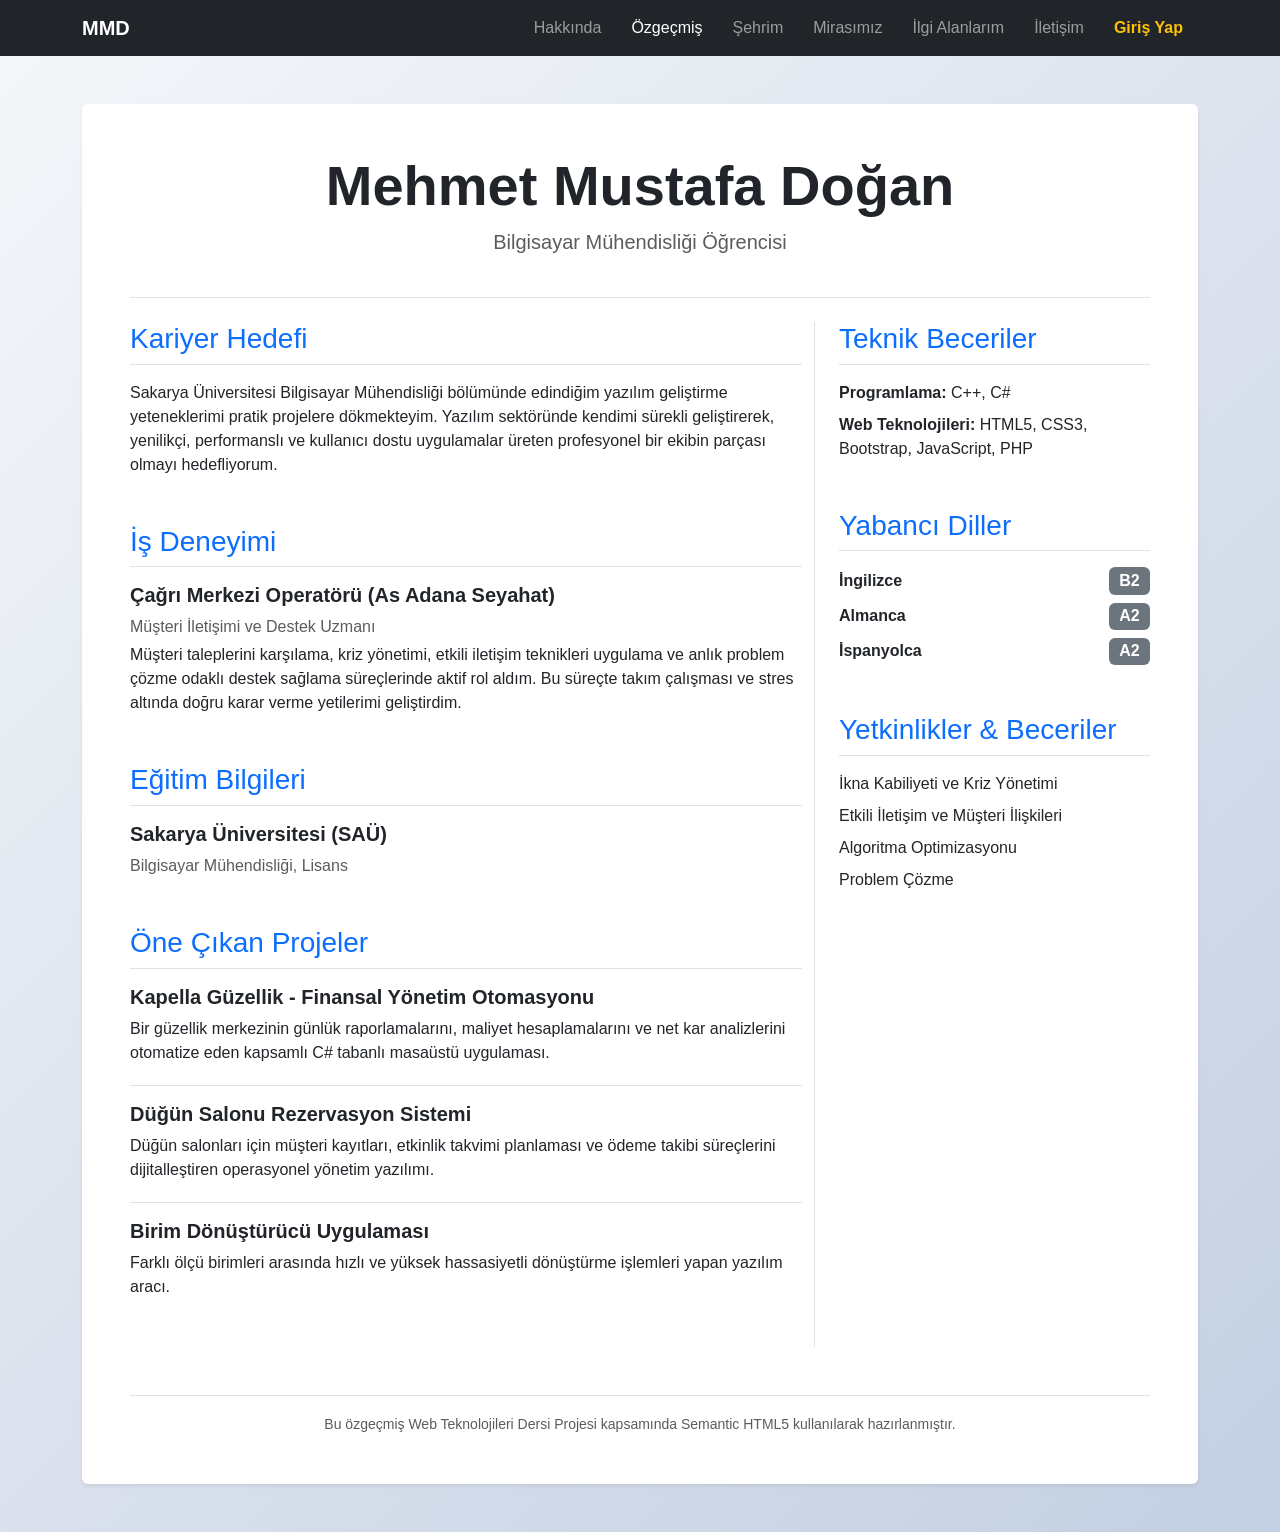
<file: cv.html>
<!DOCTYPE html>
<html lang="tr">
<head>
    <meta charset="UTF-8">
    <meta name="viewport" content="width=device-width, initial-scale=1.0">
    <title>Özgeçmiş | Mehmet Mustafa Doğan</title>
    <!-- Bootstrap CSS -->
    <link href="https://cdn.jsdelivr.net/npm/bootstrap@5.3.3/dist/css/bootstrap.min.css" rel="stylesheet">
    <link rel="stylesheet" href="style.css">
</head>
<body class="bg-light">

    <!-- Üst Menü (Navbar) -->
    <nav class="navbar navbar-expand-lg navbar-dark bg-dark">
        <div class="container">
            <a class="navbar-brand fw-bold" href="index.html">MMD</a>
            <button class="navbar-toggler" type="button" data-bs-toggle="collapse" data-bs-target="#navbarNav">
                <span class="navbar-toggler-icon"></span>
            </button>
            <div class="collapse navbar-collapse" id="navbarNav">
                <ul class="navbar-nav ms-auto">
                    <li class="nav-item"><a class="nav-link" href="index.html">Hakkında</a></li>
                    <li class="nav-item"><a class="nav-link active" href="cv.html">Özgeçmiş</a></li>
                    <li class="nav-item"><a class="nav-link" href="sehrim.html">Şehrim</a></li>
                    <li class="nav-item"><a class="nav-link" href="miras.html">Mirasımız</a></li>
                    <li class="nav-item"><a class="nav-link" href="ilgialanlari.html">İlgi Alanlarım</a></li>
                    <li class="nav-item"><a class="nav-link" href="iletisim.html">İletişim</a></li>
                    <li class="nav-item"><a class="nav-link text-warning fw-bold" href="login.html">Giriş Yap</a></li>
                </ul>
            </div>
        </div>
    </nav>

    <!-- CV Ana İçeriği (Semantik Etiketler Kullanıldı) -->
    <main class="container mt-5 mb-5">
        <div class="bg-white p-5 rounded shadow-sm">
            
            <!-- Başlık Semantiği -->
            <header class="text-center border-bottom pb-4 mb-4">
                <h1 class="display-4 fw-bold">Mehmet Mustafa Doğan</h1>
                <p class="lead text-muted">Bilgisayar Mühendisliği Öğrencisi</p>
            </header>

            <div class="row">
                <!-- Sol Kolon: Eğitim, Deneyim ve Projeler -->
                <div class="col-md-8">
                    
                    <!-- Kariyer Hedefi Bölümü -->
                    <section class="mb-5">
                        <h3 class="text-primary border-bottom pb-2">Kariyer Hedefi</h3>
                        <article class="mt-3">
                            <p>Sakarya Üniversitesi Bilgisayar Mühendisliği bölümünde edindiğim yazılım geliştirme yeteneklerimi pratik projelere dökmekteyim. Yazılım sektöründe kendimi sürekli geliştirerek, yenilikçi, performanslı ve kullanıcı dostu uygulamalar üreten profesyonel bir ekibin parçası olmayı hedefliyorum.</p>
                        </article>
                    </section>

                    <!-- İş Deneyimi Bölümü -->
                    <section class="mb-5">
                        <h3 class="text-primary border-bottom pb-2">İş Deneyimi</h3>
                        <article class="mt-3">
                            <h5 class="fw-bold">Çağrı Merkezi Operatörü (As Adana Seyahat)</h5>
                            <p class="text-muted mb-1">Müşteri İletişimi ve Destek Uzmanı</p>
                            <p class="mb-1">Müşteri taleplerini karşılama, kriz yönetimi, etkili iletişim teknikleri uygulama ve anlık problem çözme odaklı destek sağlama süreçlerinde aktif rol aldım. Bu süreçte takım çalışması ve stres altında doğru karar verme yetilerimi geliştirdim.</p>
                        </article>
                    </section>

                    <!-- Eğitim Bölümü -->
                    <section class="mb-5">
                        <h3 class="text-primary border-bottom pb-2">Eğitim Bilgileri</h3>
                        <article class="mt-3">
                            <h5 class="fw-bold">Sakarya Üniversitesi (SAÜ)</h5>
                            <p class="text-muted mb-1">Bilgisayar Mühendisliği, Lisans</p>
                        </article>
                    </section>

                    <!-- Projeler Bölümü -->
                    <section class="mb-5">
                        <h3 class="text-primary border-bottom pb-2">Öne Çıkan Projeler</h3>
                        
                        <article class="mt-3 mb-3 border-bottom pb-3">
                            <h5 class="fw-bold">Kapella Güzellik - Finansal Yönetim Otomasyonu</h5>
                            <p class="mb-1">Bir güzellik merkezinin günlük raporlamalarını, maliyet hesaplamalarını ve net kar analizlerini otomatize eden kapsamlı C# tabanlı masaüstü uygulaması.</p>
                        </article>
                        
                        <article class="mt-3 mb-3 border-bottom pb-3">
                            <h5 class="fw-bold">Düğün Salonu Rezervasyon Sistemi</h5>
                            <p class="mb-1">Düğün salonları için müşteri kayıtları, etkinlik takvimi planlaması ve ödeme takibi süreçlerini dijitalleştiren operasyonel yönetim yazılımı.</p>
                        </article>

                        <article class="mt-3 mb-3">
                            <h5 class="fw-bold">Birim Dönüştürücü Uygulaması</h5>
                            <p class="mb-1">Farklı ölçü birimleri arasında hızlı ve yüksek hassasiyetli dönüştürme işlemleri yapan yazılım aracı.</p>
                        </article>
                    </section>
                </div>

                <!-- Sağ Kolon: Yetenekler ve Diller -->
                <aside class="col-md-4 border-start ps-md-4">
                    <!-- Teknik Beceriler -->
                    <section>
                        <h3 class="text-primary border-bottom pb-2">Teknik Beceriler</h3>
                        <ul class="list-unstyled mt-3">
                            <li class="mb-2"><strong>Programlama:</strong> C++, C#</li>
                            <li class="mb-2"><strong>Web Teknolojileri:</strong> HTML5, CSS3, Bootstrap, JavaScript, PHP</li>
                        </ul>
                    </section>

                    <!-- Yabancı Diller Bölümü -->
                    <section class="mt-5">
                        <h3 class="text-primary border-bottom pb-2">Yabancı Diller</h3>
                        <ul class="list-unstyled mt-3">
                            <li class="mb-2 d-flex justify-content-between align-items-center">
                                <strong>İngilizce</strong> <span class="badge bg-secondary fs-6">B2</span>
                            </li>
                            <li class="mb-2 d-flex justify-content-between align-items-center">
                                <strong>Almanca</strong> <span class="badge bg-secondary fs-6">A2</span>
                            </li>
                            <li class="mb-2 d-flex justify-content-between align-items-center">
                                <strong>İspanyolca</strong> <span class="badge bg-secondary fs-6">A2</span>
                            </li>
                        </ul>
                    </section>

                    <!-- Yetkinlikler Bölümü -->
                    <section class="mt-5">
                        <h3 class="text-primary border-bottom pb-2">Yetkinlikler & Beceriler</h3>
                        <ul class="list-unstyled mt-3">
                            <li class="mb-2">İkna Kabiliyeti ve Kriz Yönetimi</li>
                            <li class="mb-2">Etkili İletişim ve Müşteri İlişkileri</li>
                            <li class="mb-2">Algoritma Optimizasyonu</li>
                            <li class="mb-2">Problem Çözme</li>
                        </ul>
                    </section>
                </aside>
            </div>
            
            <!-- Alt Bilgi Semantiği -->
            <footer class="text-center mt-5 pt-3 border-top text-muted">
                <small>Bu özgeçmiş Web Teknolojileri Dersi Projesi kapsamında Semantic HTML5 kullanılarak hazırlanmıştır.</small>
            </footer>

        </div>
    </main>

    <!-- Bootstrap JS -->
    <script src="https://cdn.jsdelivr.net/npm/bootstrap@5.3.3/dist/js/bootstrap.bundle.min.js"></script>
</body>
</html>
</file>
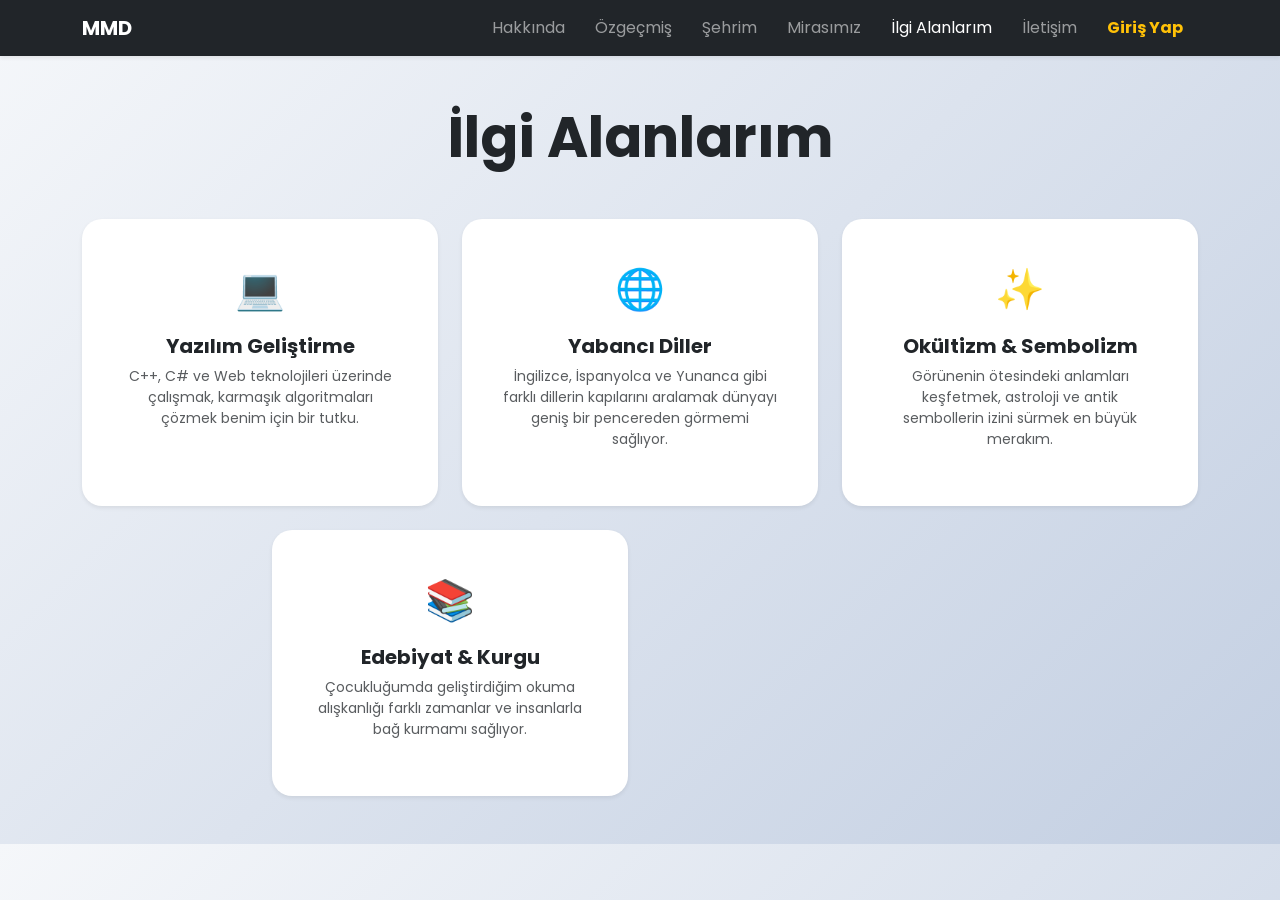
<file: ilgialanlari.html>
<!DOCTYPE html>
<html lang="tr">
<head>
    <meta charset="UTF-8">
    <meta name="viewport" content="width=device-width, initial-scale=1.0">
    <title>İlgi Alanlarım | Mehmet Mustafa Doğan</title>
    <link href="https://cdn.jsdelivr.net/npm/bootstrap@5.3.3/dist/css/bootstrap.min.css" rel="stylesheet">
    <link href="https://fonts.googleapis.com/css2?family=Poppins:wght@300;400;600&display=swap" rel="stylesheet">
    <link rel="stylesheet" href="style.css">
    <style>
        body { font-family: 'Poppins', sans-serif; background-color: #f8f9fa; }
        .interest-card { transition: all 0.3s ease; border-radius: 20px; border: none; }
        .interest-card:hover { transform: translateY(-10px); box-shadow: 0 15px 30px rgba(0,0,0,0.1) !important; }
        .mistik-section { border-top: 5px solid #212529; background: white; }
        .btn-magic { border-radius: 50px; padding: 12px 40px; transition: all 0.4s; }
        .btn-magic:hover { letter-spacing: 2px; background-color: #343a40; box-shadow: 0 5px 15px rgba(0,0,0,0.2); }
        .card-icon { font-size: 2.5rem; margin-bottom: 15px; display: block; }
    </style>
</head>
<body>

    <nav class="navbar navbar-expand-lg navbar-dark bg-dark shadow-sm">
        <div class="container">
            <a class="navbar-brand fw-bold" href="index.html">MMD</a>
            <button class="navbar-toggler" type="button" data-bs-toggle="collapse" data-bs-target="#navbarNav">
                <span class="navbar-toggler-icon"></span>
            </button>
            <div class="collapse navbar-collapse" id="navbarNav">
                <ul class="navbar-nav ms-auto">
                    <li class="nav-item"><a class="nav-link" href="index.html">Hakkında</a></li>
                    <li class="nav-item"><a class="nav-link" href="cv.html">Özgeçmiş</a></li>
                    <li class="nav-item"><a class="nav-link" href="sehrim.html">Şehrim</a></li>
                    <li class="nav-item"><a class="nav-link" href="miras.html">Mirasımız</a></li>
                    <li class="nav-item"><a class="nav-link active" href="ilgialanlari.html">İlgi Alanlarım</a></li>
                    <li class="nav-item"><a class="nav-link" href="iletisim.html">İletişim</a></li>
                    <li class="nav-item"><a class="nav-link text-warning fw-bold" href="login.html">Giriş Yap</a></li>
                </ul>
            </div>
        </div>
    </nav>

    <main class="container mt-5">
        <header class="text-center mb-5">
            <h1 class="display-4 fw-bold text-dark">İlgi Alanlarım</h1>
          
        </header>

        <div class="row g-4 mb-5 justify-content-center">
            
            <div class="col-lg-4 col-md-6">
                <div class="card h-100 shadow-sm interest-card p-4">
                    <div class="card-body text-center">
                        <span class="card-icon">💻</span>
                        <h5 class="fw-bold">Yazılım Geliştirme</h5>
                        <p class="small text-muted">C++, C# ve Web teknolojileri üzerinde çalışmak, karmaşık algoritmaları çözmek benim için bir tutku.</p>
                    </div>
                </div>
            </div>

            <div class="col-lg-4 col-md-6">
                <div class="card h-100 shadow-sm interest-card p-4">
                    <div class="card-body text-center">
                        <span class="card-icon">🌐</span>
                        <h5 class="fw-bold">Yabancı Diller</h5>
                        <p class="small text-muted">İngilizce, İspanyolca ve Yunanca gibi farklı dillerin kapılarını aralamak dünyayı geniş bir pencereden görmemi sağlıyor.</p>
                    </div>
                </div>
            </div>

            <div class="col-lg-4 col-md-6">
                <div class="card h-100 shadow-sm interest-card p-4">
                    <div class="card-body text-center">
                        <span class="card-icon">✨</span>
                        <h5 class="fw-bold">Okültizm & Sembolizm</h5>
                        <p class="small text-muted">Görünenin ötesindeki anlamları keşfetmek, astroloji ve antik sembollerin izini sürmek en büyük merakım.</p>
                    </div>
                </div>
            </div>

            <div class="col-lg-4 col-md-6">
                <div class="card h-100 shadow-sm interest-card p-4">
                    <div class="card-body text-center">
                        <span class="card-icon">📚</span>
                        <h5 class="fw-bold">Edebiyat & Kurgu</h5>
                        <p class="small text-muted">Çocukluğumda geliştirdiğim okuma alışkanlığı farklı zamanlar ve insanlarla bağ kurmamı sağlıyor.</p>
                    </div>
                </div>
            </div>

            <div class="col-lg-4 col-md-6">
            </div>
        </div>
</file>
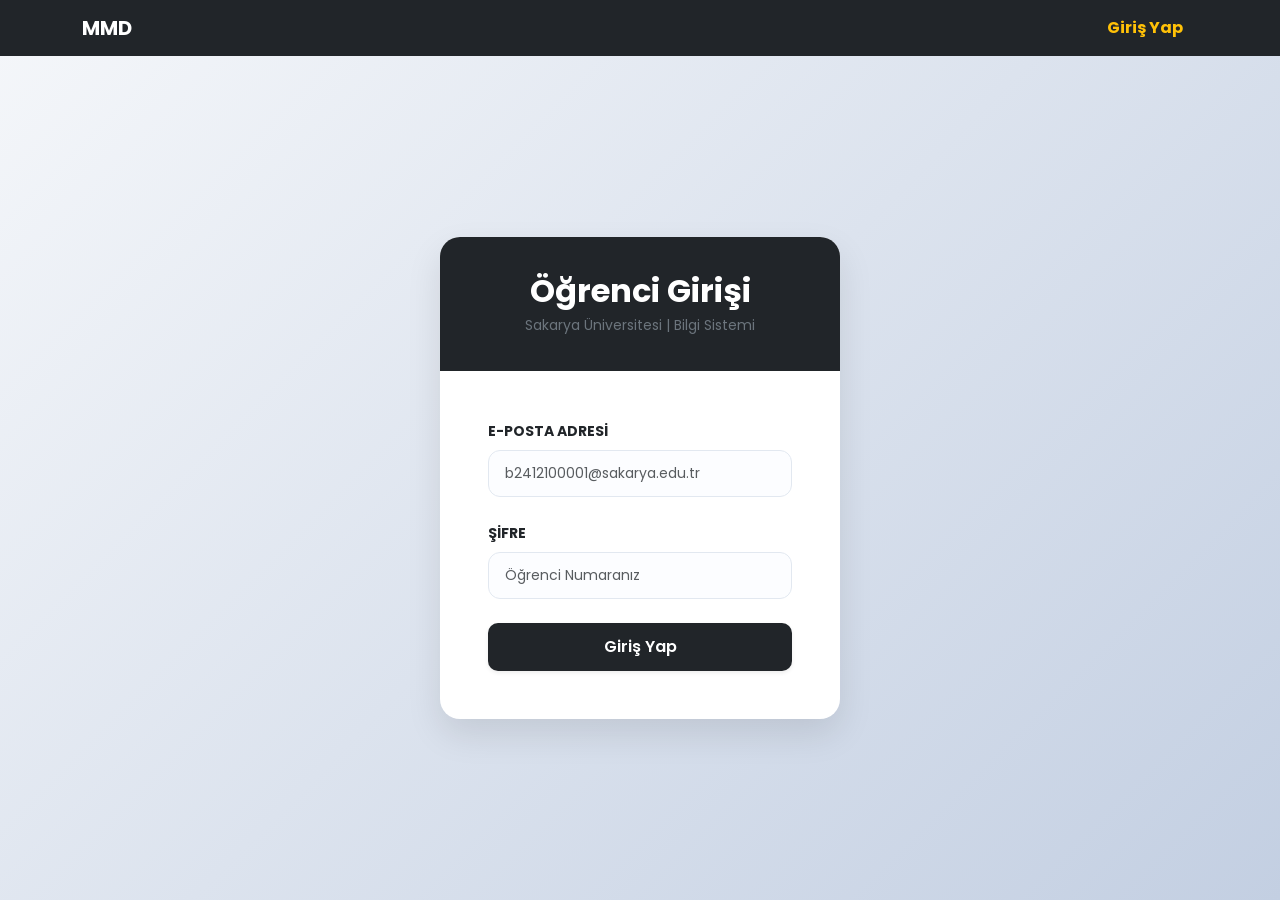
<file: login.html>
<!DOCTYPE html>
<html lang="tr">
<head>
    <meta charset="UTF-8">
    <meta name="viewport" content="width=device-width, initial-scale=1.0">
    <title>Giriş Yap | Mehmet Mustafa Doğan</title>
    <link href="https://cdn.jsdelivr.net/npm/bootstrap@5.3.3/dist/css/bootstrap.min.css" rel="stylesheet">
    <link href="https://fonts.googleapis.com/css2?family=Poppins:wght@300;400;600&display=swap" rel="stylesheet">
    <link rel="stylesheet" href="style.css">
    <style>
        body { font-family: 'Poppins', sans-serif; background-color: #f8f9fa; min-height: 100vh; display: flex; flex-direction: column; }
        .login-wrapper { flex: 1; display: flex; align-items: center; justify-content: center; padding: 20px; }
        .card { border: none; border-radius: 20px; overflow: hidden; width: 100%; max-width: 400px; box-shadow: 0 15px 35px rgba(0,0,0,0.1); }
        .login-header { background: #212529; color: white; padding: 35px; text-align: center; }
        .btn-login { background-color: #212529; color: white; font-weight: 600; padding: 12px; border-radius: 10px; transition: all 0.3s ease; border: none; }
        .btn-login:hover { background-color: #343a40; color: #ffc107; transform: translateY(-2px); }
        .form-control { border-radius: 10px; padding: 12px; background-color: #f1f3f5; border: 1px solid #e9ecef; }
    </style>
</head>
<body>

    <nav class="navbar navbar-expand-lg navbar-dark bg-dark">
        <div class="container">
            <a class="navbar-brand fw-bold" href="index.html">MMD</a>
            <div class="collapse navbar-collapse" id="navbarNav">
                <ul class="navbar-nav ms-auto">
                    <li class="nav-item"><a class="nav-link active text-warning fw-bold" href="login.html">Giriş Yap</a></li>
                </ul>
            </div>
        </div>
    </nav>

    <div class="login-wrapper">
        <div class="card">
            <div class="login-header">
                <h2 class="fw-bold mb-1">Öğrenci Girişi</h2>
                <p class="small text-secondary mb-0">Sakarya Üniversitesi | Bilgi Sistemi</p>
            </div>
            <div class="card-body p-4 p-md-5">
                <form id="loginForm" action="login.php" method="POST">
                    <div class="mb-4">
                        <label for="email" class="form-label fw-bold small text-dark">E-POSTA ADRESİ</label>
                        <input type="email" class="form-control" name="email" id="email" placeholder="b2412100001@sakarya.edu.tr">
                    </div>
                    <div class="mb-4">
                        <label for="password" class="form-label fw-bold small text-dark">ŞİFRE</label>
                        <input type="password" class="form-control" name="password" id="password" placeholder="Öğrenci Numaranız">
                    </div>
                    <button type="submit" class="btn btn-login w-100 shadow-sm">Giriş Yap</button>
                    
                    <div id="loginStatus" class="alert d-none mt-3 fw-bold small text-center" role="alert"></div>
                </form>
            </div>
        </div>
    </div>

    <script>
        document.getElementById('loginForm').addEventListener('submit', function(event) {
            const email = document.getElementById('email').value.trim();
            const password = document.getElementById('password').value.trim();
            const statusBox = document.getElementById('loginStatus');

            // 1. ADIM: Boş alan kontrolü
            if (email === "" || password === "") {
                event.preventDefault();
                statusBox.textContent = "Hata: Alanlar boş bırakılamaz!";
                statusBox.className = "alert alert-danger d-block";
                return;
            }

            // 2. ADIM: Mail formatı kontrolü (Ödev dökümanına göre)
            if (!email.toLowerCase().endsWith("@sakarya.edu.tr")) {
                event.preventDefault();
                statusBox.textContent = "Hata: @sakarya.edu.tr uzantılı mail girmelisiniz!";
                statusBox.className = "alert alert-danger d-block";
                return;
            }
        });
    </script>
</body>
</html>
</file>
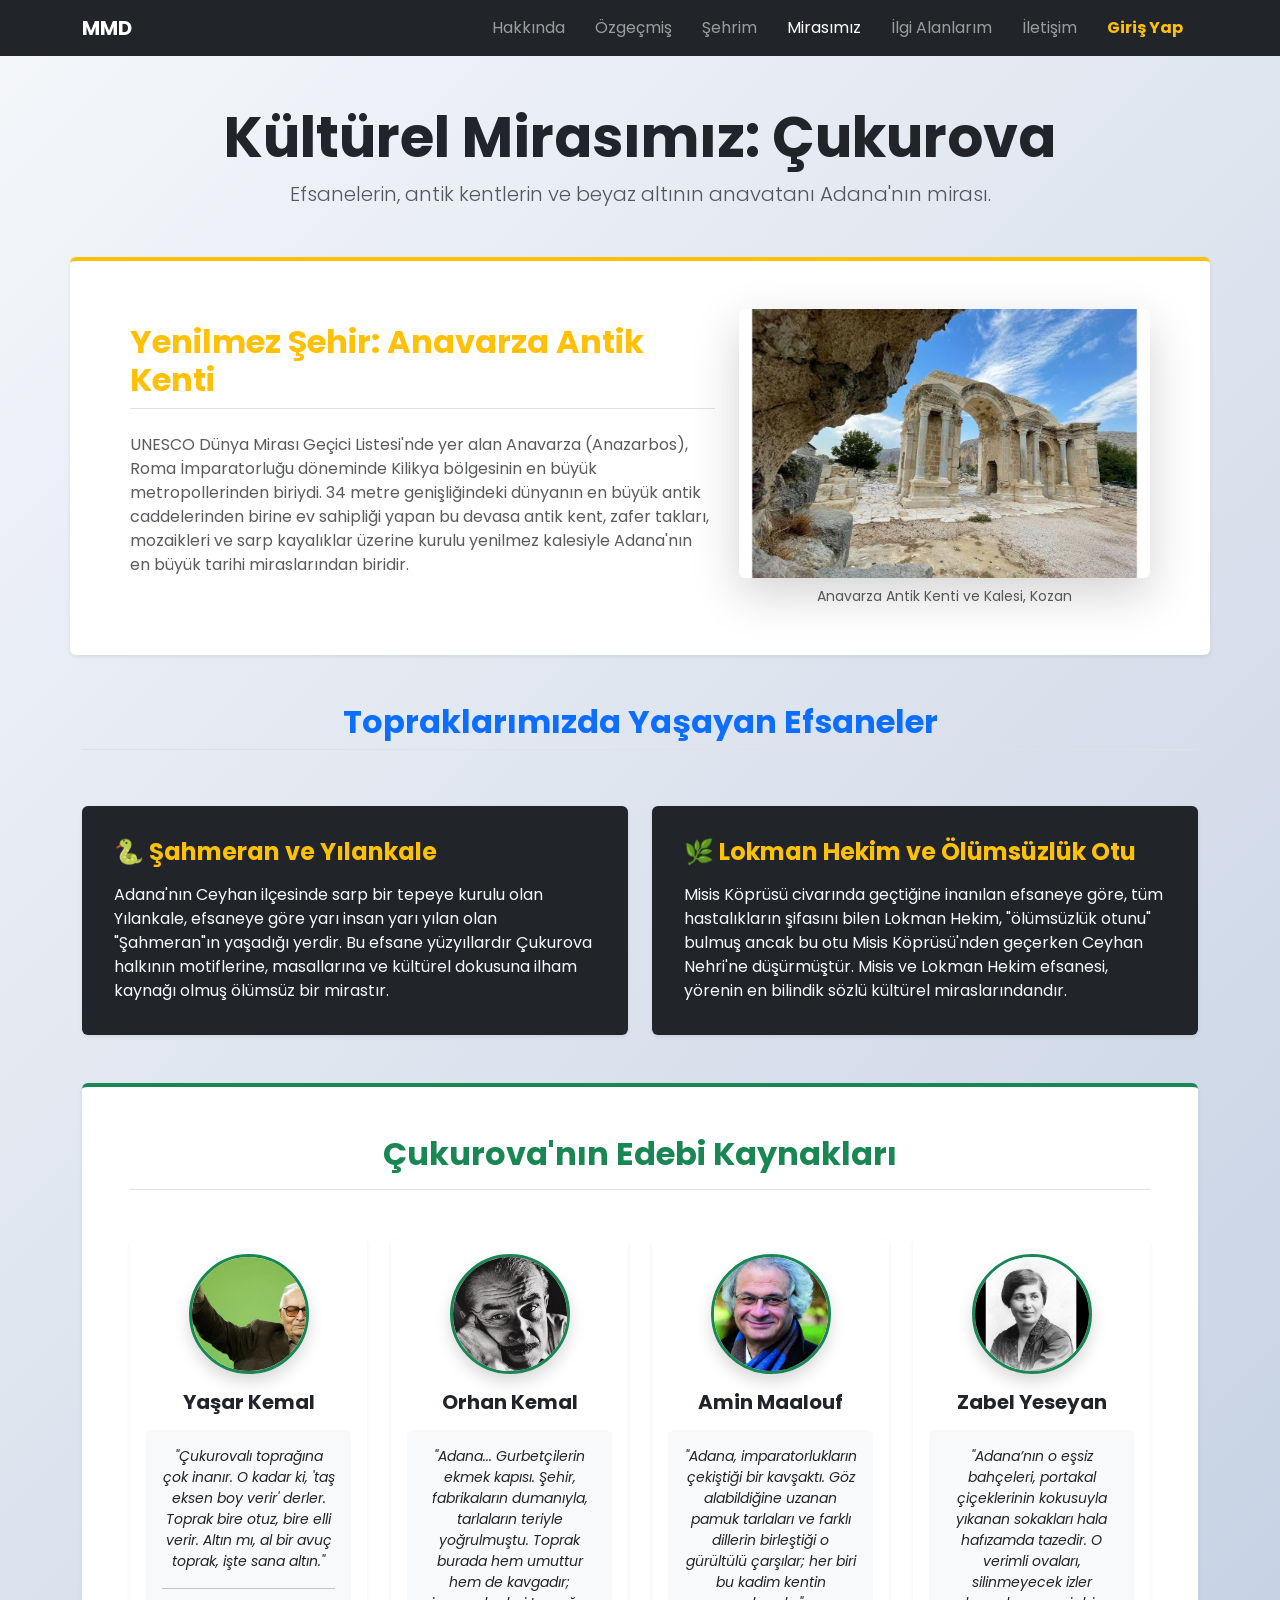
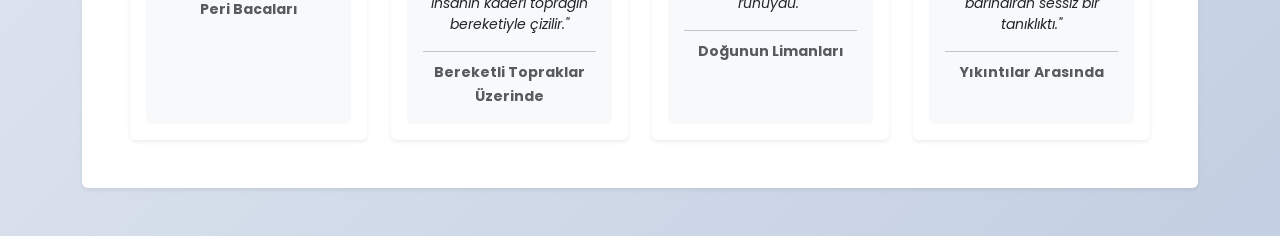
<file: miras.html>
<!DOCTYPE html>
<html lang="tr">
<head>
    <meta charset="UTF-8">
    <meta name="viewport" content="width=device-width, initial-scale=1.0">
    <title>Mirasımız: Çukurova'nın Mirası | Mehmet Mustafa Doğan</title>
    <link href="https://cdn.jsdelivr.net/npm/bootstrap@5.3.3/dist/css/bootstrap.min.css" rel="stylesheet">
    <link rel="stylesheet" href="style.css">
    <link href="https://fonts.googleapis.com/css2?family=Poppins:wght@300;400;600&display=swap" rel="stylesheet">
    <style>
        body { font-family: 'Poppins', sans-serif; }
        .author-card img { transition: transform 0.3s ease; }
        .author-card:hover img { transform: scale(1.05); }
    </style>
</head>
<body class="bg-light">

    <nav class="navbar navbar-expand-lg navbar-dark bg-dark">
        <div class="container">
            <a class="navbar-brand fw-bold" href="index.html">MMD</a>
            <button class="navbar-toggler" type="button" data-bs-toggle="collapse" data-bs-target="#navbarNav">
                <span class="navbar-toggler-icon"></span>
            </button>
            <div class="collapse navbar-collapse" id="navbarNav">
                <ul class="navbar-nav ms-auto">
                    <li class="nav-item"><a class="nav-link" href="index.html">Hakkında</a></li>
                    <li class="nav-item"><a class="nav-link" href="cv.html">Özgeçmiş</a></li>
                    <li class="nav-item"><a class="nav-link" href="sehrim.html">Şehrim</a></li>
                    <li class="nav-item"><a class="nav-link active" href="miras.html">Mirasımız</a></li>
                    <li class="nav-item"><a class="nav-link" href="ilgialanlari.html">İlgi Alanlarım</a></li>
                    <li class="nav-item"><a class="nav-link" href="iletisim.html">İletişim</a></li>
                    <li class="nav-item"><a class="nav-link text-warning fw-bold" href="login.html">Giriş Yap</a></li>
                </ul>
            </div>
        </div>
    </nav>

    <main class="container mt-5 mb-5">
        
        <header class="text-center mb-5">
            <h1 class="display-4 fw-bold text-dark">Kültürel Mirasımız: Çukurova</h1>
            <p class="lead text-muted">Efsanelerin, antik kentlerin ve beyaz altının anavatanı Adana'nın mirası.</p>
        </header>

        <section class="row align-items-center bg-white p-5 rounded shadow-sm mb-5 border-top border-4 border-warning">
            <div class="col-md-7">
                <h2 class="text-warning border-bottom pb-2 mb-4 fw-bold">Yenilmez Şehir: Anavarza Antik Kenti</h2>
                <article>
                    <p class="text-muted">UNESCO Dünya Mirası Geçici Listesi'nde yer alan Anavarza (Anazarbos), Roma İmparatorluğu döneminde Kilikya bölgesinin en büyük metropollerinden biriydi. 34 metre genişliğindeki dünyanın en büyük antik caddelerinden birine ev sahipliği yapan bu devasa antik kent, zafer takları, mozaikleri ve sarp kayalıklar üzerine kurulu yenilmez kalesiyle Adana'nın en büyük tarihi miraslarından biridir.</p>
                </article>
            </div>
            <div class="col-md-5 text-center mt-4 mt-md-0">
                <figure class="mb-0">
                    <img src="resimler/anavarza.jpg" alt="Anavarza Antik Kenti" class="img-fluid rounded shadow-lg">
                    <figcaption class="text-muted mt-2 small">Anavarza Antik Kenti ve Kalesi, Kozan</figcaption>
                </figure>
            </div>
        </section>

        <section class="mb-5">
            <h2 class="text-center text-primary mb-4 border-bottom pb-2 d-inline-block w-100 fw-bold">Topraklarımızda Yaşayan Efsaneler</h2>
            <div class="row g-4 mt-2">
                
                <article class="col-md-6">
                    <div class="card h-100 shadow-sm border-0 bg-dark text-light p-3">
                        <div class="card-body">
                            <h4 class="card-title fw-bold text-warning">🐍 Şahmeran ve Yılankale</h4>
                            <p class="card-text mt-3">Adana'nın Ceyhan ilçesinde sarp bir tepeye kurulu olan Yılankale, efsaneye göre yarı insan yarı yılan olan "Şahmeran"ın yaşadığı yerdir. Bu efsane yüzyıllardır Çukurova halkının motiflerine, masallarına ve kültürel dokusuna ilham kaynağı olmuş ölümsüz bir mirastır.</p>
                        </div>
                    </div>
                </article>

                <article class="col-md-6">
                    <div class="card h-100 shadow-sm border-0 bg-dark text-light p-3">
                        <div class="card-body">
                            <h4 class="card-title fw-bold text-warning">🌿 Lokman Hekim ve Ölümsüzlük Otu</h4>
                            <p class="card-text mt-3">Misis Köprüsü civarında geçtiğine inanılan efsaneye göre, tüm hastalıkların şifasını bilen Lokman Hekim, "ölümsüzlük otunu" bulmuş ancak bu otu Misis Köprüsü'nden geçerken Ceyhan Nehri'ne düşürmüştür. Misis ve Lokman Hekim efsanesi, yörenin en bilindik sözlü kültürel miraslarındandır.</p>
                        </div>
                    </div>
                </article>
            </div>
        </section>

        <section class="mb-5 mt-5">
            <div class="bg-white p-5 rounded shadow-sm border-top border-4 border-success">
                <h2 class="text-success text-center mb-5 fw-bold border-bottom pb-3">Çukurova'nın Edebi Kaynakları</h2>
                
                <div class="row g-4 justify-content-center">
                    
                    <div class="col-md-6 col-lg-3 text-center">
                        <div class="card h-100 border-0 shadow-sm p-3 author-card">
                            <img src="resimler/yasarkemal.jpg" class="rounded-circle shadow mx-auto mb-3" 
                                 style="width: 120px; height: 120px; object-fit: cover; border: 3px solid #198754;" alt="Yaşar Kemal">
                            <div class="card-body p-0 d-flex flex-column">
                                <h5 class="fw-bold mb-3">Yaşar Kemal</h5>
                                <div class="bg-light p-3 rounded flex-grow-1">
                                    <p class="fst-italic small mb-3 text-dark">
                                        "Çukurovalı toprağına çok inanır. O kadar ki, 'taş eksen boy verir' derler. Toprak bire otuz, bire elli verir. Altın mı, al bir avuç toprak, işte sana altın."
                                    </p>
                                    <hr class="my-2">
                                    <small class="fw-bold text-muted">Peri Bacaları</small>
                                </div>
                            </div>
                        </div>
                    </div>

                    <div class="col-md-6 col-lg-3 text-center">
                        <div class="card h-100 border-0 shadow-sm p-3 author-card">
                            <img src="resimler/orhankemal.jpg" class="rounded-circle shadow mx-auto mb-3" 
                                 style="width: 120px; height: 120px; object-fit: cover; border: 3px solid #198754;" alt="Orhan Kemal">
                            <div class="card-body p-0 d-flex flex-column">
                                <h5 class="fw-bold mb-3">Orhan Kemal</h5>
                                <div class="bg-light p-3 rounded flex-grow-1">
                                    <p class="fst-italic small mb-3 text-dark">
                                        "Adana... Gurbetçilerin ekmek kapısı. Şehir, fabrikaların dumanıyla, tarlaların teriyle yoğrulmuştu. Toprak burada hem umuttur hem de kavgadır; insanın kaderi toprağın bereketiyle çizilir."
                                    </p>
                                    <hr class="my-2">
                                    <small class="fw-bold text-muted">Bereketli Topraklar Üzerinde</small>
                                </div>
                            </div>
                        </div>
                    </div>

                    <div class="col-md-6 col-lg-3 text-center">
                        <div class="card h-100 border-0 shadow-sm p-3 author-card">
                            <img src="resimler/maalouf.jpg" class="rounded-circle shadow mx-auto mb-3" 
                                 style="width: 120px; height: 120px; object-fit: cover; border: 3px solid #198754;" alt="Amin Maalouf">
                            <div class="card-body p-0 d-flex flex-column">
                                <h5 class="fw-bold mb-3">Amin Maalouf</h5>
                                <div class="bg-light p-3 rounded flex-grow-1">
                                    <p class="fst-italic small mb-3 text-dark">
                                        "Adana, imparatorlukların çekiştiği bir kavşaktı. Göz alabildiğine uzanan pamuk tarlaları ve farklı dillerin birleştiği o gürültülü çarşılar; her biri bu kadim kentin ruhuydu."
                                    </p>
                                    <hr class="my-2">
                                    <small class="fw-bold text-muted">Doğunun Limanları</small>
                                </div>
                            </div>
                        </div>
                    </div>

                    <div class="col-md-6 col-lg-3 text-center">
                        <div class="card h-100 border-0 shadow-sm p-3 author-card">
                            <img src="resimler/yeseyan.jpg" class="rounded-circle shadow mx-auto mb-3" 
                                 style="width: 120px; height: 120px; object-fit: cover; border: 3px solid #198754;" alt="Zabel Yeseyan">
                            <div class="card-body p-0 d-flex flex-column">
                                <h5 class="fw-bold mb-3">Zabel Yeseyan</h5>
                                <div class="bg-light p-3 rounded flex-grow-1">
                                    <p class="fst-italic small mb-3 text-dark">
                                        "Adana’nın o eşsiz bahçeleri, portakal çiçeklerinin kokusuyla yıkanan sokakları hala hafızamda tazedir. O verimli ovaları, silinmeyecek izler barındıran sessiz bir tanıklıktı."
                                    </p>
                                    <hr class="my-2">
                                    <small class="fw-bold text-muted">Yıkıntılar Arasında</small>
                                </div>
                            </div>
                        </div>
                    </div>

                </div>
            </div>
        </section>

    </main>

    <script src="https://cdn.jsdelivr.net/npm/bootstrap@5.3.3/dist/js/bootstrap.bundle.min.js"></script>
</body>
</html>
</file>
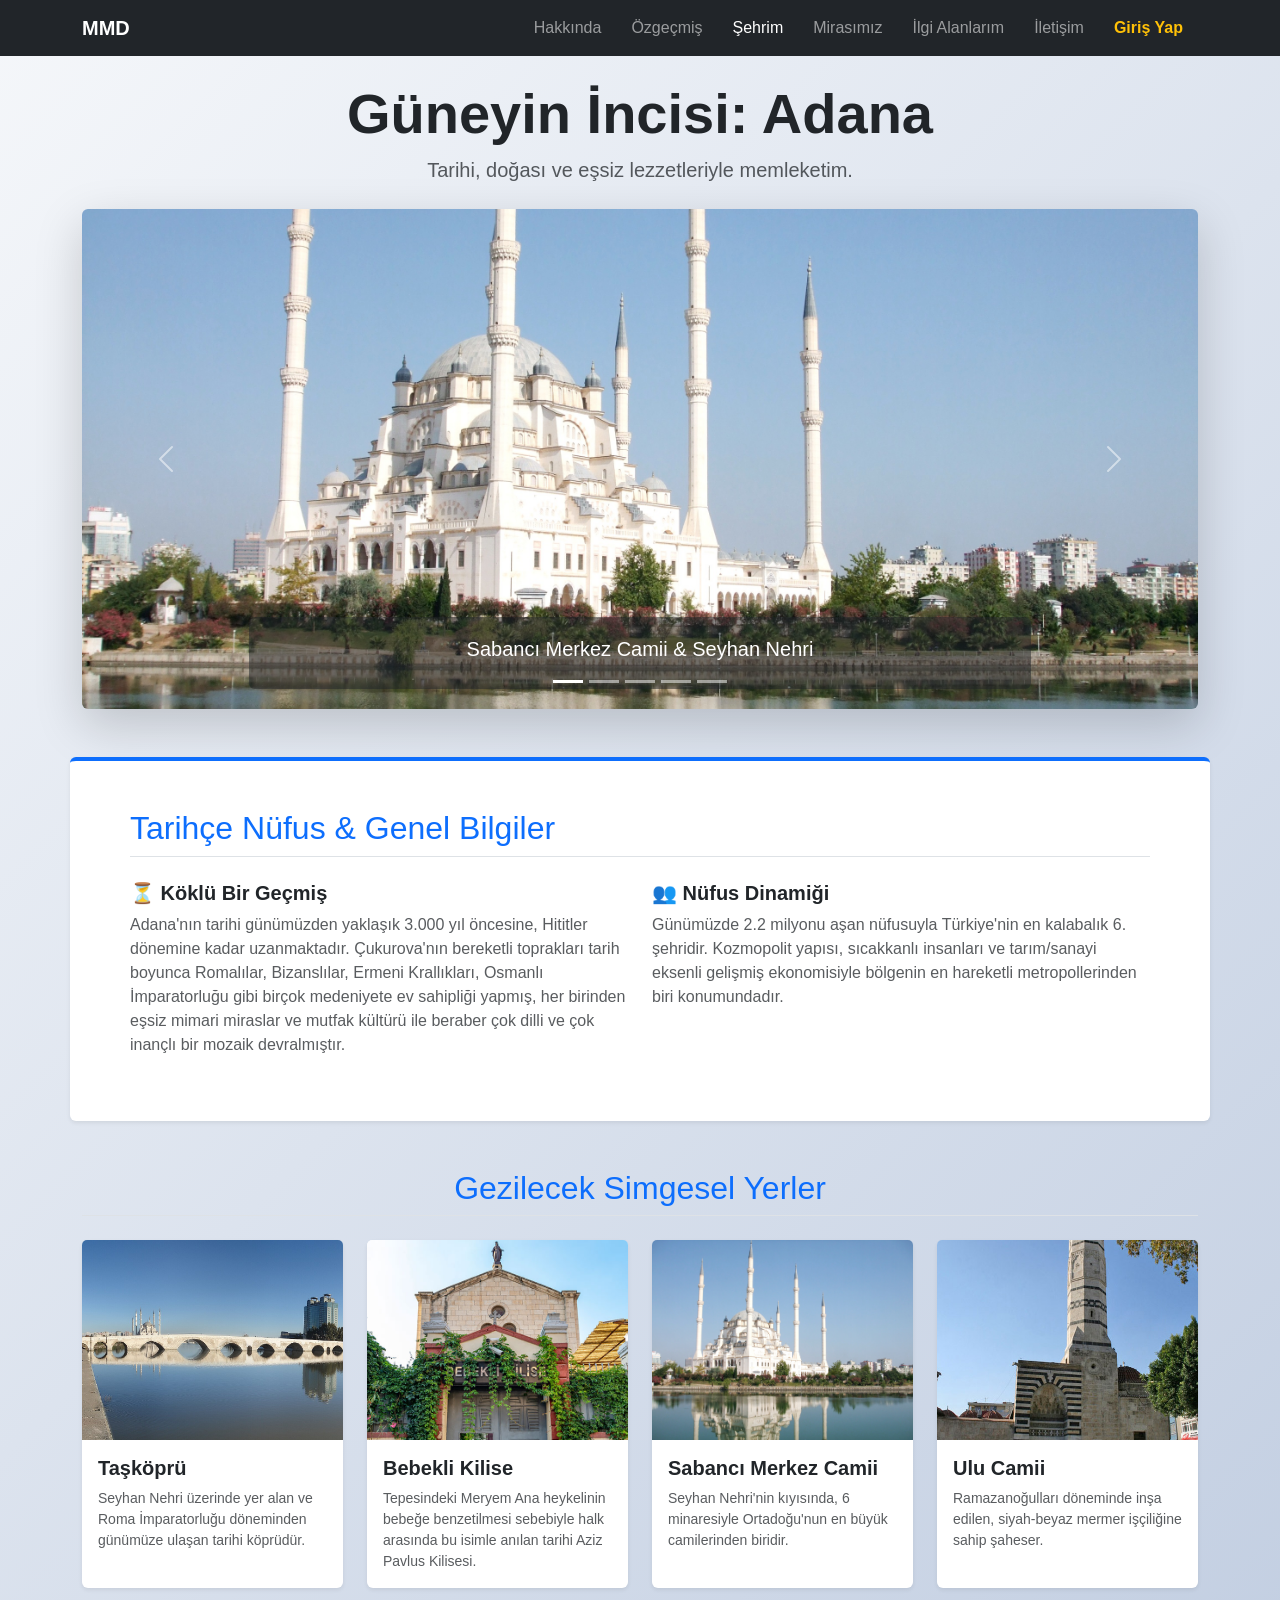
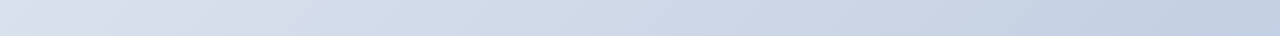
<file: sehrim.html>
<!DOCTYPE html>
<html lang="tr">
<head>
    <meta charset="UTF-8">
    <meta name="viewport" content="width=device-width, initial-scale=1.0">
    <title>Şehrim: Adana | Mehmet Mustafa Doğan</title>
    <!-- Bootstrap CSS -->
    <link href="https://cdn.jsdelivr.net/npm/bootstrap@5.3.3/dist/css/bootstrap.min.css" rel="stylesheet">
    <link rel="stylesheet" href="style.css">
    <style>
        .carousel-item img {
            height: 500px;
            object-fit: cover;
        }
    </style>
</head>
<body class="bg-light">

    <!-- Üst Menü (Navbar) -->
    <nav class="navbar navbar-expand-lg navbar-dark bg-dark">
        <div class="container">
            <a class="navbar-brand fw-bold" href="index.html">MMD</a>
            <button class="navbar-toggler" type="button" data-bs-toggle="collapse" data-bs-target="#navbarNav">
                <span class="navbar-toggler-icon"></span>
            </button>
            <div class="collapse navbar-collapse" id="navbarNav">
                <ul class="navbar-nav ms-auto">
                    <li class="nav-item"><a class="nav-link" href="index.html">Hakkında</a></li>
                    <li class="nav-item"><a class="nav-link" href="cv.html">Özgeçmiş</a></li>
                    <li class="nav-item"><a class="nav-link active" href="sehrim.html">Şehrim</a></li>
                    <li class="nav-item"><a class="nav-link" href="miras.html">Mirasımız</a></li>
                    <li class="nav-item"><a class="nav-link" href="ilgialanlari.html">İlgi Alanlarım</a></li>
                    <li class="nav-item"><a class="nav-link" href="iletisim.html">İletişim</a></li>
                    <li class="nav-item"><a class="nav-link text-warning fw-bold" href="login.html">Giriş Yap</a></li>
                </ul>
            </div>
        </div>
    </nav>

    <!-- Şehrim Ana İçeriği -->
    <main class="container mt-4 mb-5">
        
        <header class="text-center mb-4">
            <h1 class="display-4 fw-bold text-dark">Güneyin İncisi: Adana</h1>
            <p class="lead text-muted">Tarihi, doğası ve eşsiz lezzetleriyle memleketim.</p>
        </header>

        <!-- MERKEZ PARK EKLENMİŞ 5'Lİ SLIDER -->
        <section class="mb-5 shadow-lg rounded overflow-hidden">
            <div id="adanaSlider" class="carousel slide" data-bs-ride="carousel">
                
                <!-- Alt Göstergeler (5 Adet) -->
                <div class="carousel-indicators">
                    <button type="button" data-bs-target="#adanaSlider" data-bs-slide-to="0" class="active" aria-current="true" aria-label="Slide 1"></button>
                    <button type="button" data-bs-target="#adanaSlider" data-bs-slide-to="1" aria-label="Slide 2"></button>
                    <button type="button" data-bs-target="#adanaSlider" data-bs-slide-to="2" aria-label="Slide 3"></button>
                    <button type="button" data-bs-target="#adanaSlider" data-bs-slide-to="3" aria-label="Slide 4"></button>
                    <button type="button" data-bs-target="#adanaSlider" data-bs-slide-to="4" aria-label="Slide 5"></button>
                </div>
                
                <div class="carousel-inner">
                    <!-- Resim 1 -->
                    <div class="carousel-item active">
                        <!-- KENDİ RESMİNİ EKLEMEK İÇİN src KISMINI DEĞİŞTİR: src="resimler/sabanci.jpg" -->
                        <img src="resimler/merkezcamii.jpg" class="d-block w-100" alt="Sabancı Merkez Camii">
                        <div class="carousel-caption d-none d-md-block bg-dark bg-opacity-50 rounded">
                            <h5>Sabancı Merkez Camii & Seyhan Nehri</h5>
                        </div>
                    </div>
                    <!-- Resim 2 -->
                    <div class="carousel-item">
                        <img src="resimler/taskopru.jpg" class="d-block w-100" alt="Taşköprü">
                        <div class="carousel-caption d-none d-md-block bg-dark bg-opacity-50 rounded">
                            <h5>Tarihi Taşköprü</h5>
                        </div>
                    </div>
                    <!-- Resim 3 -->
                    <div class="carousel-item">
                        <img src="resimler/saat.jpg" class="d-block w-100" alt="Büyüksaat">
                        <div class="carousel-caption d-none d-md-block bg-dark bg-opacity-50 rounded">
                            <h5>Büyük Saat Kulesi</h5>
                        </div>
                    </div>
                    <!-- Resim 4 -->
                    <div class="carousel-item">
                        <img src="resimler/varda.jpg" class="d-block w-100" alt="Varda Köprüsü">
                        <div class="carousel-caption d-none d-md-block bg-dark bg-opacity-50 rounded">
                            <h5>Varda (Alman) Köprüsü</h5>
                        </div>
                    </div>
                    <!-- Resim 5 (YENİ EKLENEN MERKEZ PARK) -->
                    <div class="carousel-item">
                        <img src="resimler/merkez.jpg" class="d-block w-100" alt="Merkez Park">
                        <div class="carousel-caption d-none d-md-block bg-dark bg-opacity-50 rounded">
                            <h5>Merkez Park</h5>
                        </div>
                    </div>
                </div>
                
                <button class="carousel-control-prev" type="button" data-bs-target="#adanaSlider" data-bs-slide="prev">
                    <span class="carousel-control-prev-icon" aria-hidden="true"></span>
                    <span class="visually-hidden">Önceki</span>
                </button>
                <button class="carousel-control-next" type="button" data-bs-target="#adanaSlider" data-bs-slide="next">
                    <span class="carousel-control-next-icon" aria-hidden="true"></span>
                    <span class="visually-hidden">Sonraki</span>
                </button>
            </div>
        </section>

        <!-- Tarihçe ve Nüfus -->
        <section class="row align-items-center bg-white p-5 rounded shadow-sm mb-5 border-top border-4 border-primary">
            <div class="col-12">
                <h2 class="text-primary border-bottom pb-2 mb-4">Tarihçe Nüfus & Genel Bilgiler</h2>
                <article class="row">
                    <div class="col-md-6 mb-3 mb-md-0">
                        <h5 class="fw-bold text-dark">⏳ Köklü Bir Geçmiş</h5>
                        <p class="text-muted">Adana'nın tarihi günümüzden yaklaşık 3.000 yıl öncesine, Hititler dönemine kadar uzanmaktadır. Çukurova'nın bereketli toprakları tarih boyunca Romalılar, Bizanslılar, Ermeni Krallıkları, Osmanlı İmparatorluğu gibi birçok medeniyete ev sahipliği yapmış, her birinden eşsiz mimari miraslar ve mutfak kültürü ile beraber çok dilli ve çok inançlı bir mozaik devralmıştır.</p>
                    </div>
                    <div class="col-md-6">
                        <h5 class="fw-bold text-dark">👥 Nüfus Dinamiği</h5>
                        <p class="text-muted">Günümüzde 2.2 milyonu aşan nüfusuyla Türkiye'nin en kalabalık 6. şehridir. Kozmopolit yapısı, sıcakkanlı insanları ve tarım/sanayi eksenli gelişmiş ekonomisiyle bölgenin en hareketli metropollerinden biri konumundadır.</p>
                    </div>
                   
                </article>
            </div>
        </section>

        <!-- Gezilecek Yerler -->
        <section class="mb-5">
            <h2 class="text-center text-primary mb-4 border-bottom pb-2 d-inline-block w-100">Gezilecek Simgesel Yerler</h2>
            <div class="row g-4">
                
                <article class="col-md-6 col-lg-3">
                    <div class="card h-100 shadow-sm border-0">
                        <img src="resimler/taskopru.jpg" class="card-img-top" alt="Taşköprü" style="height: 200px; object-fit: cover;">
                        <div class="card-body">
                            <h5 class="card-title fw-bold">Taşköprü</h5>
                            <p class="card-text text-muted small">Seyhan Nehri üzerinde yer alan ve Roma İmparatorluğu döneminden günümüze ulaşan tarihi köprüdür.</p>
                        </div>
                    </div>
                </article>

                <article class="col-md-6 col-lg-3">
                    <div class="card h-100 shadow-sm border-0">
                        <img src="resimler/kilise.jpg" class="card-img-top" alt="Bebekli Kilise" style="height: 200px; object-fit: cover;">
                        <div class="card-body">
                            <h5 class="card-title fw-bold">Bebekli Kilise</h5>
                            <p class="card-text text-muted small">Tepesindeki Meryem Ana heykelinin bebeğe benzetilmesi sebebiyle halk arasında bu isimle anılan tarihi Aziz Pavlus Kilisesi.</p>
                        </div>
                    </div>
                </article>

                <article class="col-md-6 col-lg-3">
                    <div class="card h-100 shadow-sm border-0">
                        <img src="resimler/merkezcamii.jpg" class="card-img-top" alt="Sabancı Merkez Camii" style="height: 200px; object-fit: cover;">
                        <div class="card-body">
                            <h5 class="card-title fw-bold">Sabancı Merkez Camii</h5>
                            <p class="card-text text-muted small">Seyhan Nehri'nin kıyısında, 6 minaresiyle Ortadoğu'nun en büyük camilerinden biridir.</p>
                        </div>
                    </div>
                </article>

                <article class="col-md-6 col-lg-3">
                    <div class="card h-100 shadow-sm border-0">
                        <img src="resimler/ulucami.jpg" class="card-img-top" alt="Ulu Camii" style="height: 200px; object-fit: cover;">
                        <div class="card-body">
                            <h5 class="card-title fw-bold">Ulu Camii</h5>
                            <p class="card-text text-muted small">Ramazanoğulları döneminde inşa edilen, siyah-beyaz mermer işçiliğine sahip şaheser.</p>
                        </div>
                    </div>
                </article>

            </div>
        </section>
            </div>
        </section>
    </main>

    <!-- Bootstrap JS -->
    <script src="https://cdn.jsdelivr.net/npm/bootstrap@5.3.3/dist/js/bootstrap.bundle.min.js"></script>
</body>
</html>
</file>
<file: style.css>
/* GENEL TASARIM AYARLARI */
:root {
    --primary: #4F46E5;
    --primary-hover: #4338CA;
    --secondary: #64748b;
    --bg: #F8FAFC;
    --card-bg: #ffffff;
    --text-main: #1E293B;
    --text-muted: #64748B;
    --error: #EF4444;
    --border: #E2E8F0;
    --radius: 12px;
}

/* Sayfa Geneli */
* { 
    box-sizing: border-box; 
    transition: all 0.2s ease; 
}

body { 
    font-family: 'Inter', sans-serif; 
    background: linear-gradient(135deg, #f5f7fa 0%, #c3cfe2 100%);
    margin: 0;
}

/* NAVBAR AYARLARI (Hataları Önleyen Kısım) */
.navbar-nav .nav-link {
    white-space: nowrap !important;
    padding-left: 15px !important;
    padding-right: 15px !important;
}

.navbar-brand {
    font-weight: 700;
}

/* FORM KART TASARIMI */
.form-container {
    display: flex;
    align-items: center;
    justify-content: center;
    padding: 50px 20px;
}

.form-wrapper {
    background: var(--card-bg);
    width: 100%; 
    max-width: 550px;
    padding: 40px;
    border-radius: 24px;
    box-shadow: 0 20px 25px -5px rgba(0, 0, 0, 0.1);
}

/* Giriş ve İletişim Sayfası Ortak Tasarımlar */
input[type="text"], input[type="email"], input[type="password"], select, textarea {
    width: 100%; 
    padding: 12px 16px;
    border: 1.5px solid var(--border); 
    border-radius: var(--radius);
    font-size: 14px; 
    color: var(--text-main); 
    background: #FCFDFF;
    margin-bottom: 10px;
}

input:focus {
    outline: none; 
    border-color: var(--primary);
    box-shadow: 0 0 0 4px rgba(79, 70, 229, 0.1);
}
</file>
